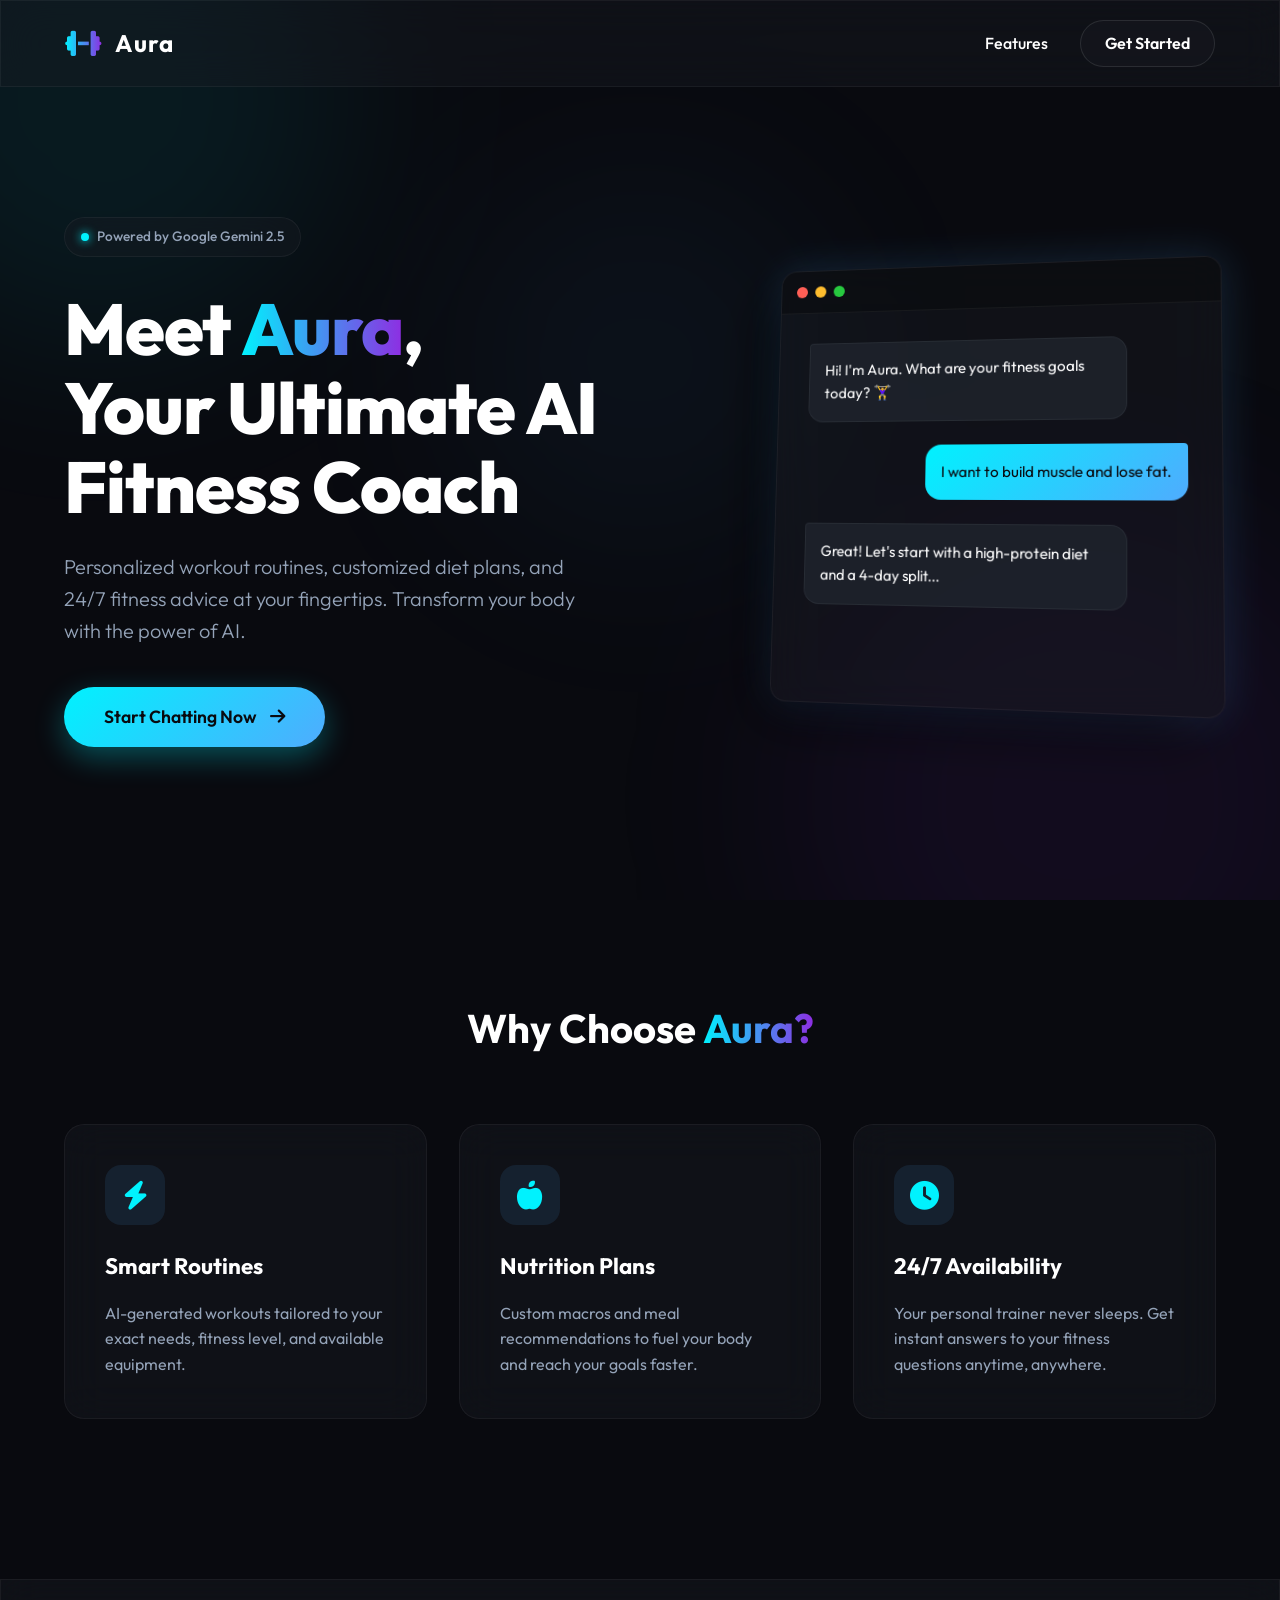
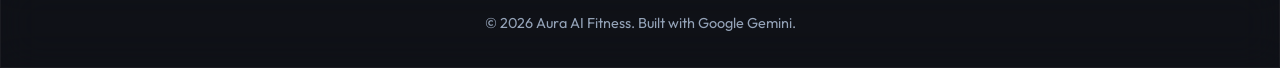
<file: frontend/index.html>
<!DOCTYPE html>
<html lang="en">
<head>
    <meta charset="UTF-8">
    <meta name="viewport" content="width=device-width, initial-scale=1.0">
    <title>Aura | Your AI Fitness Coach</title>
    <meta name="description" content="Meet Aura, your personal AI fitness coach powered by Google Gemini.">
    <link rel="preconnect" href="https://fonts.googleapis.com">
    <link rel="preconnect" href="https://fonts.gstatic.com" crossorigin>
    <link href="https://fonts.googleapis.com/css2?family=Outfit:wght@300;400;500;600;700;800&display=swap" rel="stylesheet">
    <link rel="stylesheet" href="landing.css">
    <link rel="stylesheet" href="https://cdnjs.cloudflare.com/ajax/libs/font-awesome/6.4.0/css/all.min.css">
</head>
<body>
    <div class="bg-shapes">
        <div class="shape shape-1"></div>
        <div class="shape shape-2"></div>
        <div class="shape shape-3"></div>
    </div>

    <nav class="navbar glass-effect">
        <div class="logo">
            <i class="fa-solid fa-dumbbell gradient-text"></i>
            <span>Aura</span>
        </div>
        <div class="nav-links">
            <a href="#features">Features</a>
            <a href="chat.html" class="btn-primary">Get Started</a>
        </div>
    </nav>

    <main>
        <section class="hero">
            <div class="hero-content">
                <div class="badge glass-effect">
                    <span class="pulse-dot"></span> Powered by Google Gemini 2.5
                </div>
                <h1 class="hero-title">Meet <span class="gradient-text">Aura</span>,<br>Your Ultimate AI Fitness Coach</h1>
                <p class="hero-subtitle">Personalized workout routines, customized diet plans, and 24/7 fitness advice at your fingertips. Transform your body with the power of AI.</p>
                <div class="hero-actions">
                    <a href="chat.html" class="btn-large btn-gradient">
                        Start Chatting Now <i class="fa-solid fa-arrow-right"></i>
                    </a>
                </div>
            </div>
            <div class="hero-visual">
                <div class="mockup-window glass-effect">
                    <div class="mockup-header">
                        <span class="dot red"></span>
                        <span class="dot yellow"></span>
                        <span class="dot green"></span>
                    </div>
                    <div class="mockup-body">
                        <div class="chat-bubble bot-bubble">Hi! I'm Aura. What are your fitness goals today? 🏋️‍♀️</div>
                        <div class="chat-bubble user-bubble">I want to build muscle and lose fat.</div>
                        <div class="chat-bubble bot-bubble">Great! Let's start with a high-protein diet and a 4-day split...</div>
                    </div>
                </div>
            </div>
        </section>

        <section id="features" class="features">
            <h2 class="section-title">Why Choose <span class="gradient-text">Aura?</span></h2>
            <div class="features-grid">
                <div class="feature-card glass-effect">
                    <div class="feature-icon"><i class="fa-solid fa-bolt"></i></div>
                    <h3>Smart Routines</h3>
                    <p>AI-generated workouts tailored to your exact needs, fitness level, and available equipment.</p>
                </div>
                <div class="feature-card glass-effect">
                    <div class="feature-icon"><i class="fa-solid fa-apple-whole"></i></div>
                    <h3>Nutrition Plans</h3>
                    <p>Custom macros and meal recommendations to fuel your body and reach your goals faster.</p>
                </div>
                <div class="feature-card glass-effect">
                    <div class="feature-icon"><i class="fa-solid fa-clock"></i></div>
                    <h3>24/7 Availability</h3>
                    <p>Your personal trainer never sleeps. Get instant answers to your fitness questions anytime, anywhere.</p>
                </div>
            </div>
        </section>
    </main>

    <footer class="glass-effect">
        <p>&copy; 2026 Aura AI Fitness. Built with Google Gemini.</p>
    </footer>
</body>
</html>
</file>
<file: frontend/landing.css>
:root {
    --bg-dark: #090a0f;
    --text-primary: #ffffff;
    --text-secondary: #94a3b8;
    --accent-1: #00f2fe;
    --accent-2: #4facfe;
    --accent-3: #8e2de2;
    --gradient-primary: linear-gradient(135deg, var(--accent-1) 0%, var(--accent-2) 100%);
    --gradient-text: linear-gradient(to right, var(--accent-1), var(--accent-3));
    --glass-bg: rgba(25, 28, 36, 0.4);
    --glass-border: rgba(255, 255, 255, 0.05);
}

* {
    margin: 0;
    padding: 0;
    box-sizing: border-box;
}

body {
    font-family: 'Outfit', sans-serif;
    background-color: var(--bg-dark);
    color: var(--text-primary);
    overflow-x: hidden;
    line-height: 1.6;
}

/* Background Shapes */
.bg-shapes {
    position: fixed;
    top: 0;
    left: 0;
    width: 100vw;
    height: 100vh;
    z-index: -1;
    overflow: hidden;
}

.shape {
    position: absolute;
    border-radius: 50%;
    filter: blur(100px);
    opacity: 0.5;
    animation: float 20s infinite alternate ease-in-out;
}

.shape-1 {
    width: 500px;
    height: 500px;
    background: rgba(0, 242, 254, 0.15);
    top: -150px;
    left: -150px;
}

.shape-2 {
    width: 600px;
    height: 600px;
    background: rgba(142, 45, 226, 0.15);
    bottom: -200px;
    right: -100px;
    animation-delay: -5s;
}

.shape-3 {
    width: 400px;
    height: 400px;
    background: rgba(79, 172, 254, 0.1);
    top: 40%;
    left: 50%;
    transform: translate(-50%, -50%);
    animation-delay: -10s;
}

@keyframes float {
    0% { transform: translate(0, 0) scale(1); }
    100% { transform: translate(100px, 50px) scale(1.2); }
}

/* Utilities */
.glass-effect {
    background: var(--glass-bg);
    backdrop-filter: blur(20px);
    -webkit-backdrop-filter: blur(20px);
    border: 1px solid var(--glass-border);
}

.gradient-text {
    background: var(--gradient-text);
    -webkit-background-clip: text;
    -webkit-text-fill-color: transparent;
    background-clip: text;
}

/* Navbar */
.navbar {
    position: fixed;
    top: 0;
    width: 100%;
    padding: 1.2rem 5%;
    display: flex;
    justify-content: space-between;
    align-items: center;
    z-index: 100;
    border-bottom: 1px solid var(--glass-border);
}

.logo {
    display: flex;
    align-items: center;
    gap: 0.8rem;
    font-size: 1.5rem;
    font-weight: 700;
    letter-spacing: 1px;
}

.logo i {
    font-size: 1.8rem;
}

.nav-links {
    display: flex;
    align-items: center;
    gap: 2rem;
}

.nav-links a:not(.btn-primary) {
    color: var(--text-primary);
    text-decoration: none;
    font-weight: 500;
    transition: color 0.3s ease;
}

.nav-links a:not(.btn-primary):hover {
    color: var(--accent-1);
}

.btn-primary {
    background: var(--glass-bg);
    color: white;
    text-decoration: none;
    padding: 0.6rem 1.5rem;
    border-radius: 50px;
    border: 1px solid rgba(255, 255, 255, 0.1);
    font-weight: 600;
    transition: all 0.3s ease;
}

.btn-primary:hover {
    background: rgba(255, 255, 255, 0.1);
    border-color: var(--accent-1);
    box-shadow: 0 0 15px rgba(0, 242, 254, 0.2);
}

/* Hero Section */
.hero {
    min-height: 100vh;
    padding: 8rem 5% 4rem;
    display: flex;
    align-items: center;
    justify-content: space-between;
    gap: 4rem;
    max-width: 1400px;
    margin: 0 auto;
}

.hero-content {
    flex: 1;
    max-width: 650px;
}

.badge {
    display: inline-flex;
    align-items: center;
    gap: 0.5rem;
    padding: 0.5rem 1rem;
    border-radius: 50px;
    font-size: 0.85rem;
    font-weight: 500;
    margin-bottom: 2rem;
    color: var(--text-secondary);
}

.pulse-dot {
    width: 8px;
    height: 8px;
    background-color: var(--accent-1);
    border-radius: 50%;
    box-shadow: 0 0 10px var(--accent-1);
    animation: pulse 2s infinite;
}

@keyframes pulse {
    0% { box-shadow: 0 0 0 0 rgba(0, 242, 254, 0.4); }
    70% { box-shadow: 0 0 0 10px rgba(0, 242, 254, 0); }
    100% { box-shadow: 0 0 0 0 rgba(0, 242, 254, 0); }
}

.hero-title {
    font-size: 4.5rem;
    font-weight: 800;
    line-height: 1.1;
    margin-bottom: 1.5rem;
    letter-spacing: -1px;
}

.hero-subtitle {
    font-size: 1.25rem;
    color: var(--text-secondary);
    margin-bottom: 2.5rem;
    font-weight: 300;
}

.btn-large {
    display: inline-flex;
    align-items: center;
    gap: 0.8rem;
    padding: 1rem 2.5rem;
    font-size: 1.1rem;
    font-weight: 600;
    text-decoration: none;
    border-radius: 50px;
    transition: all 0.3s ease;
}

.btn-gradient {
    background: var(--gradient-primary);
    color: var(--bg-dark);
    box-shadow: 0 10px 30px rgba(0, 242, 254, 0.3);
}

.btn-gradient:hover {
    transform: translateY(-3px);
    box-shadow: 0 15px 40px rgba(0, 242, 254, 0.4);
}

.hero-visual {
    flex: 1;
    display: flex;
    justify-content: flex-end;
    perspective: 1000px;
}

.mockup-window {
    width: 100%;
    max-width: 450px;
    border-radius: 16px;
    overflow: hidden;
    transform: rotateY(-10deg) rotateX(5deg);
    box-shadow: -20px 20px 60px rgba(0, 0, 0, 0.5), 0 0 40px rgba(79, 172, 254, 0.2);
    transition: transform 0.5s ease;
}

.mockup-window:hover {
    transform: rotateY(0) rotateX(0);
}

.mockup-header {
    background: rgba(0, 0, 0, 0.3);
    padding: 1rem;
    display: flex;
    gap: 0.5rem;
    border-bottom: 1px solid var(--glass-border);
}

.dot {
    width: 12px;
    height: 12px;
    border-radius: 50%;
}

.dot.red { background-color: #ff5f56; }
.dot.yellow { background-color: #ffbd2e; }
.dot.green { background-color: #27c93f; }

.mockup-body {
    padding: 2rem;
    display: flex;
    flex-direction: column;
    gap: 1.5rem;
    height: 400px;
}

.chat-bubble {
    padding: 1rem;
    border-radius: 16px;
    font-size: 0.95rem;
    max-width: 85%;
    animation: fadeUp 0.5s ease forwards;
    opacity: 0;
}

.bot-bubble {
    background: rgba(30, 35, 45, 0.8);
    border: 1px solid var(--glass-border);
    border-top-left-radius: 4px;
    align-self: flex-start;
}

.bot-bubble:nth-child(1) { animation-delay: 0.2s; }
.bot-bubble:nth-child(3) { animation-delay: 1.4s; }

.user-bubble {
    background: var(--gradient-primary);
    color: var(--bg-dark);
    border-top-right-radius: 4px;
    align-self: flex-end;
    animation-delay: 0.8s;
}

@keyframes fadeUp {
    from { opacity: 0; transform: translateY(20px); }
    to { opacity: 1; transform: translateY(0); }
}

/* Features Section */
.features {
    padding: 6rem 5%;
    max-width: 1400px;
    margin: 0 auto;
}

.section-title {
    text-align: center;
    font-size: 2.5rem;
    margin-bottom: 4rem;
}

.features-grid {
    display: grid;
    grid-template-columns: repeat(auto-fit, minmax(300px, 1fr));
    gap: 2rem;
}

.feature-card {
    padding: 2.5rem;
    border-radius: 20px;
    transition: transform 0.3s ease, box-shadow 0.3s ease;
}

.feature-card:hover {
    transform: translateY(-10px);
    box-shadow: 0 15px 40px rgba(0, 0, 0, 0.4), 0 0 20px rgba(79, 172, 254, 0.1);
    border-color: rgba(79, 172, 254, 0.3);
}

.feature-icon {
    width: 60px;
    height: 60px;
    border-radius: 16px;
    background: rgba(79, 172, 254, 0.1);
    color: var(--accent-1);
    display: flex;
    align-items: center;
    justify-content: center;
    font-size: 1.8rem;
    margin-bottom: 1.5rem;
}

.feature-card h3 {
    font-size: 1.4rem;
    margin-bottom: 1rem;
}

.feature-card p {
    color: var(--text-secondary);
    font-size: 1rem;
}

/* Footer */
footer {
    text-align: center;
    padding: 2rem;
    margin-top: 4rem;
    border-top: 1px solid var(--glass-border);
    color: var(--text-secondary);
    font-size: 0.9rem;
}

/* Responsive */
@media (max-width: 968px) {
    .hero {
        flex-direction: column;
        text-align: center;
        padding-top: 7rem;
    }
    
    .hero-content {
        max-width: 100%;
    }
    
    .hero-title {
        font-size: 3.5rem;
    }
    
    .hero-visual {
        justify-content: center;
        width: 100%;
    }
    
    .mockup-window {
        transform: none;
    }
    
    .mockup-window:hover {
        transform: none;
    }
}

@media (max-width: 768px) {
    .hero-title {
        font-size: 2.5rem;
    }
    .nav-links a:not(.btn-primary) {
        display: none;
    }
}
</file>
